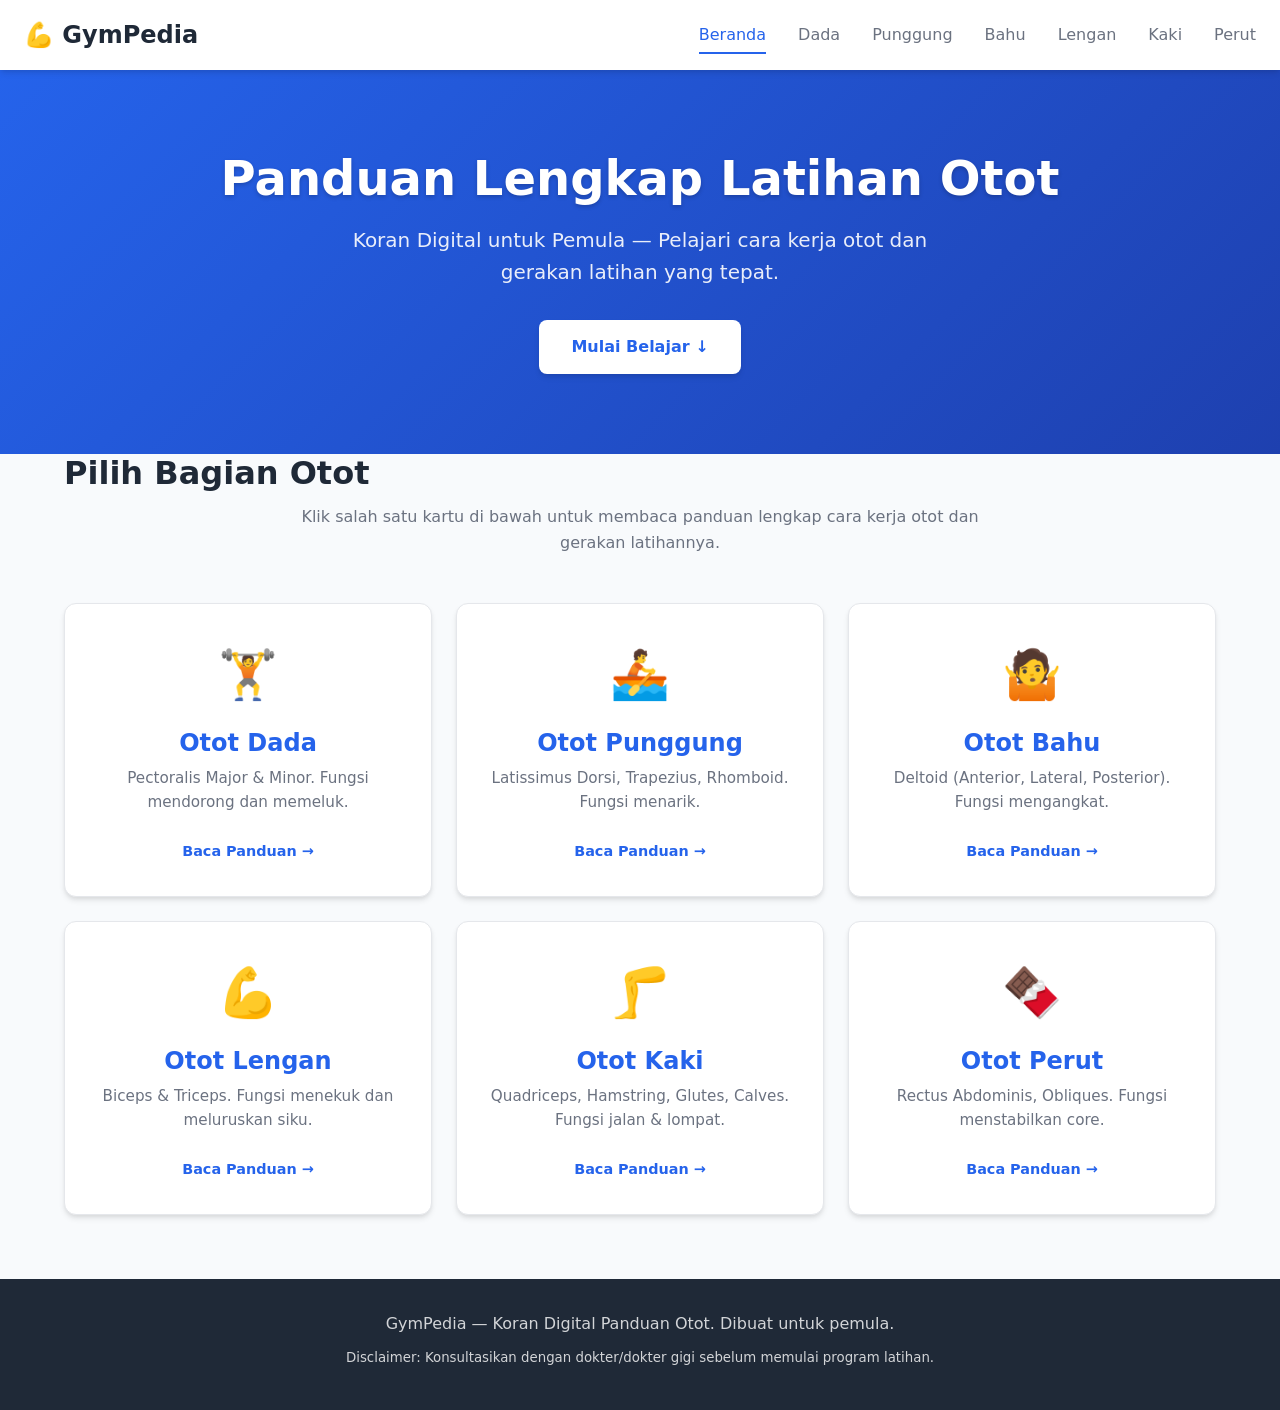
<file: index.html>
<!DOCTYPE html>
<!-- 
  PENJELASAN: 
  Baris di atas ini namanya "DOCTYPE". Fungsinya memberitahu browser:
  "Hei, ini adalah dokumen HTML versi 5 (yang terbaru dan paling umum)". 
  Tanpa baris ini, browser bisa bingung cara nampilinnya.
-->

<html lang="id">
<!-- 
  PENJELASAN:
  Tag <html> ini ibarat "kotak paling luar" yang membungkus SEMUA isi web.
  Atribut lang="id" memberitahu browser bahwa bahasa isinya adalah Bahasa Indonesia.
  Semua tag HTML lain HARUS berada di DALAM tag ini.
-->

<head>
  <!-- 
    PENJELASAN:
    Tag <head> ibarat "amplop" atau "surat pengantar". 
    Isinya BUKAN konten yang kelihatan di halaman web, 
    tapi informasi PENTING untuk browser (judul tab, link file CSS, dll).
    User (pengunjung) nggak lihat isi <head> secara langsung.
  -->

  <meta charset="UTF-8">
  <!-- 
    PENJELASAN:
    charset="UTF-8" = memberitahu browser cara membaca huruf.
    UTF-8 mendukung huruf Indonesia (seperti: é, ñ, dan karakter khusus).
    Tanpa ini, huruf "é" di "Café" bisa jadi kotak-kotak aneh.
  -->

  <meta name="viewport" content="width=device-width, initial-scale=1.0">
  <!-- 
    PENJELASAN:
    Ini SANGAT PENTING untuk HP. Fungsinya:
    "Browser, tolong sesuaikan lebar web sama lebar layar HP-nya ya!"
    Tanpa ini, web di HP akan terlihat kecil dan harus di-zoom manual.
    width=device-width = lebar web = lebar layar HP.
    initial-scale=1.0 = zoom awal = normal (tidak diperbesar/diperkecil).
  -->

  <title>Panduan Latihan Otot | Koran Digital</title>
  <!-- 
    PENJELASAN:
    <title> = teks yang muncul di TAB browser dan di bookmark.
    Ini bukan judul yang besar di dalam halaman, tapi judul di TAB.
    Ganti teks di dalamnya sesuka hati.
  -->

  <link rel="stylesheet" href="css/style.css">
  <!-- 
    PENJELASAN:
    <link> = menyambungkan file LAIN ke file HTML ini.
    rel="stylesheet" = jenis file yang disambung adalah "file makeup/style" (CSS).
    href="css/style.css" = LOKASI file CSS-nya. 
    "css/" = masuk folder bernama "css", "style.css" = nama filenya.
    Analogi: ini kayak lu kasih alamat ke tukang cat, "Pak, cat rumah saya pakai warna di file ini ya."
  -->
</head>

<body>
  <!-- 
    PENJELASAN:
    Tag <body> = KOTAK ISI. Semua yang kelihatan di layar pengunjung ADA DI SINI.
    Teks, gambar, tombol, tabel, video, SEMUANYA di dalam <body>.
    Analogi: <head> itu amplop, <body> itu suratnya yang dibaca orang.
  -->

  <!-- ==================== BAGIAN 1: NAVIGASI ATAS ==================== -->
  <nav class="navbar">
    <!-- 
      PENJELASAN:
      <nav> = tag khusus untuk area NAVIGASI (menu, link, tombol pindah halaman).
      class="navbar" = nama julukan (label) yang bisa dipakai di CSS untuk dihias.
      "navbar" singkatan dari "navigation bar" (batang navigasi).
    -->

    <div class="logo">
      <!-- 
        PENJELASAN:
        <div> = "division" (pembagian). Ibarat kotak kosong yang bisa diisi apa saja.
        Ini adalah kotak untuk menampung logo/judul web.
        class="logo" = label supaya CSS bisa tahu "kotak ini isinya logo".
      -->
      💪 <span>GymPedia</span>
      <!-- 
        PENJELASAN:
        💪 = emoji otot. Bisa langsung ditulis di HTML, nggak perlu gambar.
        <span> = kotak kecil (inline) untuk membungkus sebagian teks saja.
        Bedanya <div> (kotak besar, turun baris baru) vs <span> (kotak kecil, tetap di baris yang sama).
      -->
    </div>

    <button class="menu-toggle" id="menuBtn">☰ Menu</button>
    <!-- 
      PENJELASAN:
      <button> = tombol yang bisa diklik.
      id="menuBtn" = ID unik (KTP). 1 halaman cuma boleh ada 1 ID dengan nama sama.
      ID dipakai JavaScript untuk menangkap tombol ini ("Hei JS, tombol yang ID-nya menuBtn itu lho!").
      ☰ = simbol 3 garis (hamburger menu), biasa untuk tampilan HP.
    -->

    <ul class="nav-links" id="navLinks">
      <!-- 
        PENJELASAN:
        <ul> = "Unordered List" (daftar tanpa nomor/urutan). Ibarat daftar belanjaan.
        <li> di dalamnya = tiap item daftar.
        class="nav-links" = label CSS.
        id="navLinks" = ID untuk JavaScript (nanti tombol Menu akan nyembunyiin/tampilin ini).
      -->
      <li><a href="index.html" class="active">Beranda</a></li>
      <!-- 
        PENJELASAN:
        <li> = "List Item" (satu barang dalam daftar).
        <a> = "anchor" (jangkar). Fungsinya: MEMBUAT LINK/TAUTAN.
        href="index.html" = tujuan link. Kalau diklik, browser buka file "index.html".
        class="active" = class khusus untuk menandai "halaman ini yang sedang dibuka".
        Di CSS nanti, link yang "active" bisa diwarnai beda (misal: biru tua).
      -->
      <li><a href="dada.html">Dada</a></li>
      <li><a href="punggung.html">Punggung</a></li>
      <li><a href="bahu.html">Bahu</a></li>
      <li><a href="lengan.html">Lengan</a></li>
      <li><a href="kaki.html">Kaki</a></li>
      <li><a href="perut.html">Perut</a></li>
    </ul>
  </nav>

  <!-- ==================== BAGIAN 2: HERO / COVER ==================== -->
  <header class="hero">
    <!-- 
      PENJELASAN:
      <header> = tag untuk bagian KEPALA/KESAN PERTAMA halaman.
      Biasanya isinya judul besar, slogan, gambar catchy.
      Bedanya <header> vs <head>:
      - <head> = amplop (nggak kelihatan).
      - <header> = spanduk besar di depan toko (kelihatan jelas).
      class="hero" = nama julukan untuk CSS (hero = pahlawan/utama).
    -->

    <h1>Panduan Lengkap Latihan Otot</h1>
    <!-- 
      PENJELASAN:
      <h1> = "Heading 1" (Judul Utama). Ini judul PALING PENTING di halaman.
      Aturan: 1 halaman cuma boleh punya 1 <h1>.
      H1 juga dibaca Google untuk SEO (muncul di pencarian Google).
      Font-nya paling besar dan paling tebal secara default.
    -->

    <p class="subtitle">Koran Digital untuk Pemula &mdash; Pelajari cara kerja otot dan gerakan latihan yang tepat.</p>
    <!-- 
      PENJELASAN:
      <p> = "paragraph" (paragraf/teks biasa).
      class="subtitle" = label CSS untuk teks penjelasan di bawah judul.
      &mdash; = kode HTML untuk membuat garis panjang (—). 
      Kenapa nggak langsung ketik "—"? Karena kadang browser salah baca.
    -->

    <a href="#daftar-otot" class="btn-primary">Mulai Belajar ↓</a>
    <!-- 
      PENJELASAN:
      Ini tombol CTA (Call To Action) pakai tag <a> (link).
      href="#daftar-otot" = link ke bagian dalam HALAMAN YANG SAMA.
      Tanda pagar (#) artinya: "cari elemen dengan id='daftar-otot' di file ini, lalu scroll ke sana".
      class="btn-primary" = class CSS untuk tombol utama (biasanya warna mencolok).
      ↓ = panah bawah (emoji Unicode).
    -->
  </header>

  <!-- ==================== BAGIAN 3: DAFTAR OTOT (KARTU) ==================== -->
  <main class="container" id="daftar-otot">
    <!-- 
      PENJELASAN:
      <main> = tag untuk KONTEN UTAMA halaman. 
      Bedanya <main> vs <body>:
      - <body> = semua yang kelihatan (termasuk menu, footer).
      - <main> = hanya ISI UTAMA (nggak termasuk menu & footer).
      class="container" = class CSS untuk membatasi lebar konten (biar nggak terlalu lebar di monitor besar).
      id="daftar-otot" = ID untuk dituju oleh tombol "Mulai Belajar" di atas (href="#daftar-otot").
    -->

    <h2>Pilih Bagian Otot</h2>
    <!-- 
      PENJELASAN:
      <h2> = "Heading 2" (Sub-judul). Levelnya di bawah <h1>.
      Urutan heading: h1 > h2 > h3 > h4 > h5 > h6.
      Jangan loncat! Kalau pakai h2, sebelumnya harus ada h1. Kalau pakai h3, sebelumnya harus ada h2.
      Ini aturan untuk SEO dan pembaca layar (bagi tunanetra).
    -->

    <p class="section-desc">Klik salah satu kartu di bawah untuk membaca panduan lengkap cara kerja otot dan gerakan latihannya.</p>
    <!-- 
      PENJELASAN:
      class="section-desc" = "section description" (penjelasan bagian).
      Nama class bebas, yang penting konsisten. Di CSS nanti kita hias .section-desc.
    -->

    <div class="grid-otot">
      <!-- 
        PENJELASAN:
        class="grid-otot" = grid (kisi) untuk menampilkan kartu-kartu otot.
        Di CSS nanti, kita akan pakai "display: grid" supaya kartu-kartu rapi berjejer.
      -->

      <!-- KARTU 1: DADA -->
      <a href="dada.html" class="card-otot">
        <!-- 
          PENJELASAN:
          Kartu ini dibungkus <a> (link) JUGA, jadi SELURUH kartu bisa diklik.
          Biasanya link cuma di teks, tapi di HTML5, link bisa membungkus div/card besar.
        -->
        <div class="card-icon">🏋️</div>
        <!-- 
          PENJELASAN:
          class="card-icon" = kotak untuk emoji/icon di atas kartu.
        -->
        <h3>Otot Dada</h3>
        <!-- 
          PENJELASAN:
          <h3> = Heading 3. Levelnya di bawah h2.
          Karena sebelumnya ada h2 "Pilih Bagian Otot", sekarang boleh pakai h3.
        -->
        <p>Pectoralis Major & Minor. Fungsi mendorong dan memeluk.</p>
        <span class="card-link">Baca Panduan →</span>
        <!-- 
          PENJELASAN:
          <span> dengan class "card-link" = teks kecil di bawah kartu yang beri tahu user "ini bisa diklik".
        -->
      </a>

      <!-- KARTU 2: PUNGGUNG -->
      <a href="punggung.html" class="card-otot">
        <div class="card-icon">🚣</div>
        <h3>Otot Punggung</h3>
        <p>Latissimus Dorsi, Trapezius, Rhomboid. Fungsi menarik.</p>
        <span class="card-link">Baca Panduan →</span>
      </a>

      <!-- KARTU 3: BAHU -->
      <a href="bahu.html" class="card-otot">
        <div class="card-icon">🤷</div>
        <h3>Otot Bahu</h3>
        <p>Deltoid (Anterior, Lateral, Posterior). Fungsi mengangkat.</p>
        <span class="card-link">Baca Panduan →</span>
      </a>

      <!-- KARTU 4: LENGAN -->
      <a href="lengan.html" class="card-otot">
        <div class="card-icon">💪</div>
        <h3>Otot Lengan</h3>
        <p>Biceps & Triceps. Fungsi menekuk dan meluruskan siku.</p>
        <span class="card-link">Baca Panduan →</span>
      </a>

      <!-- KARTU 5: KAKI -->
      <a href="kaki.html" class="card-otot">
        <div class="card-icon">🦵</div>
        <h3>Otot Kaki</h3>
        <p>Quadriceps, Hamstring, Glutes, Calves. Fungsi jalan & lompat.</p>
        <span class="card-link">Baca Panduan →</span>
      </a>

      <!-- KARTU 6: PERUT -->
      <a href="perut.html" class="card-otot">
        <div class="card-icon">🍫</div>
        <h3>Otot Perut</h3>
        <p>Rectus Abdominis, Obliques. Fungsi menstabilkan core.</p>
        <span class="card-link">Baca Panduan →</span>
      </a>
    </div>
  </main>

  <!-- ==================== BAGIAN 4: FOOTER ==================== -->
  <footer class="footer">
    <!-- 
      PENJELASAN:
      <footer> = tag untuk bagian KAKI halaman.
      Isinya biasanya: copyright, disclaimer, link sosmed, dll.
      Biasanya tampilannya lebih kecil, warna lebih gelap.
    -->
    <p> GymPedia &mdash; Koran Digital Panduan Otot. Dibuat untuk pemula.</p>
    <p><small>Disclaimer: Konsultasikan dengan dokter/dokter gigi sebelum memulai program latihan.</small></p>
    <!-- 
      PENJELASAN:
      <small> = tag untuk teks KECIL (fine print).
      Biasanya dipakai untuk disclaimer, catatan kaki, syarat & ketentuan.
      Secara default, font-nya lebih kecil dari <p> biasa.
    -->
  </footer>

  <!-- ==================== BAGIAN 5: JAVASCRIPT ==================== -->
  <script src="js/script.js"></script>
  <!-- 
    PENJELASAN:
    <script> = tag untuk menyambungkan file JAVASCRIPT.
    src="js/script.js" = lokasi file JS (masuk folder "js", file "script.js").
    Letaknya di PALING BAWAH sebelum </body> supaya:
    1. HTML dan CSS sudah ke-load dulu (tampilan sudah muncul).
    2. JavaScript baru jalan terakhir (ngatur interaksi).
    Analogi: bangun rumah dulu, baru pasang saklar listrik.
  -->
</body>
</html>
</file>
<file: css/style.css>
/* ============================================================
   PENJELASAN PENTING TENTANG CSS:

   CSS = Cascading Style Sheets (Lembar Gaya Berjenjang).
   Fungsinya: MENGHIAS tampilan HTML. Warna, ukuran, posisi, jarak, animasi.

   CARA BACA FILE INI:
   - Tiap blok diawali dengan SELECTOR (nama target yang mau dihias).
   - Di dalam kurung kurawal { } adalah DEKLARASI (perintah hiasannya).
   - Format: property: value; (properti: nilai;)

   CONTOH:
   body {
     background-color: white;  ← properti: nilai
   }

   "body" adalah SELECTOR (target: tag <body> di HTML).
   "background-color" adalah PROPERTI (apa yang mau diubah).
   "white" adalah NILAI (warnanya putih).
   Titik koma (;) WAJIB di akhir tiap deklarasi!
   ============================================================ */


/* ============================================================
   BAGIAN 1: RESET DASAR (CSS RESET)
   ============================================================ */

/* 
  PENJELASAN SELECTOR "*":
  Tanda bintang (*) artinya "SEMUA ELEMEN" di HTML.
  Ini dipakai untuk menghapus pengaturan default browser yang berbeda-beda.
  Setiap browser (Chrome, Firefox, Safari) punya pengaturan default sendiri.
  Reset ini membuat semua browser tampil SERAGAM.
*/
*,
*::before,
*::after {
  /* 
    PENJELASAN box-sizing:
    "border-box" artinya: lebar/tinggi elemen SUDAH TERMASUK padding dan border.
    Tanpa ini, kalau lu kasih lebar 300px + padding 20px, total jadi 340px.
    Dengan border-box, lebar 300px sudah termasuk padding 20px. Lebih mudah diatur!
  */
  box-sizing: border-box;

  /* 
    PENJELASAN margin & padding:
    margin = jarak LUAR elemen (antara elemen dengan elemen lain).
    padding = jarak DALAM elemen (antara tepi elemen dengan isinya).
    Di-reset ke 0 supaya kita mulai dari kertas kosong.
  */
  margin: 0;
  padding: 0;
}


/* ============================================================
   BAGIAN 2: VARIABEL WARNA (CUSTOM PROPERTIES)
   ============================================================ */

/* 
  PENJELASAN :root:
  :root = selektor khusus untuk elemen paling atas (tag <html>).
  Di dalamnya kita bikin VARIABEL (custom properties) yang bisa dipakai berulang kali.
  Manfaatnya: kalau mau ganti warna, cukub ganti di 1 tempat ini, semua ikut berubah.
  Variabel CSS ditulis dengan awalan -- (dua tanda strip).
*/
:root {
  /* WARNA UTAMA */
  --warna-utama: #2563eb;        /* Biru elektrik. Dipakai untuk tombol, link aktif, judul. */
  --warna-utama-gelap: #1d4ed8;  /* Versi lebih gelap dari biru utama. Untuk hover/tombol ditekan. */
  --warna-utama-terang: #dbeafe; /* Versi sangat terang. Untuk background tipis. */

  /* WARNA TEKS */
  --teks-utama: #1f2937;         /* Abu-abu sangat gelap (hampir hitam). Untuk teks biasa. */
  --teks-pudar: #6b7280;         /* Abu-abu medium. Untuk teks sekunder (subtitle, keterangan). */
  --teks-terang: #ffffff;        /* Putih. Untuk teks di background gelap. */

  /* WARNA BACKGROUND */
  --bg-body: #f8fafc;            /* Abu-abu sangat tipis. Background halaman. */
  --bg-kartu: #ffffff;           /* Putih. Background kartu/kotak. */
  --bg-navbar: #ffffff;            /* Putih. Background navigasi atas. */
  --bg-footer: #1f2937;            /* Abu gelap. Background footer. */

  /* WARNA BADGE (LABEL LEVEL) */
  --badge-pemula: #22c55e;       /* Hijau. Untuk level pemula. */
  --badge-pemula-bg: #dcfce7;      /* Hijau sangat tipis. Background badge pemula. */
  --badge-menengah: #f59e0b;      /* Oranye. Untuk level menengah. */
  --badge-menengah-bg: #fef3c7;    /* Oranye sangat tipis. Background badge menengah. */
  --badge-lanjut: #ef4444;         /* Merah. Untuk level lanjut. */
  --badge-lanjut-bg: #fee2e2;      /* Merah sangat tipis. Background badge lanjut. */

  /* WARNA LAINNYA */
  --warna-garis: #e5e7eb;         /* Abu tipis. Untuk garis pembatas (border). */
  --warna-bahaya: #dc2626;         /* Merah tua. Untuk peringatan/kesalahan. */
  --warna-tips: #0ea5e9;           /* Biru muda. Untuk kotak tips. */
  --warna-tips-bg: #e0f2fe;        /* Biru sangat tipis. Background kotak tips. */

  /* UKURAN & JARAK */
  --radius: 12px;                  /* Radius sudut (rounded corner). Semua sudut kartu dibulatkan 12px. */
  --radius-kecil: 8px;             /* Radius kecil untuk tombol, badge, input. */
  --bayangan: 0 4px 6px -1px rgba(0, 0, 0, 0.1), 0 2px 4px -1px rgba(0, 0, 0, 0.06);
  /* 
    PENJELASAN bayangan:
    Bayangan CSS ditulis: horizontal vertical blur spread color.
    Di atas ada 2 bayangan yang ditumpuk (dipisah koma).
    Ini membuat efek bayangan halus di bawah kartu (modern, elegan).
  */
  --bayangan-besar: 0 20px 25px -5px rgba(0, 0, 0, 0.1), 0 10px 10px -5px rgba(0, 0, 0, 0.04);

  /* TRANSISI (ANIMASI HALUS) */
  --transisi: all 0.3s ease;
  /* 
    PENJELASAN transisi:
    "all" = semua properti yang berubah akan dianimasikan.
    "0.3s" = durasi animasi 0.3 detik (300 milidetik).
    "ease" = jenis animasi (mulai pelan, cepat di tengah, pelan di akhir).
    Contoh: tombol berubah warna nggak langsung "jedug", tapi perlahan 0.3 detik.
  */
}


/* ============================================================
   BAGIAN 3: TIPOGRAFI (FONT & TEKS)
   ============================================================ */

/* 
  PENJELASAN body:
  Selector "body" = menghias tag <body> di HTML.
  Ini adalah fondasi tampilan: font, ukuran, warna dasar, jarak antar baris.
*/
body {
  /* 
    font-family = jenis huruf.
    Kita kasih 3 pilihan: system-ui (font bawaan sistem), -apple-system (font bawaan Mac/iPhone), 
    'Segoe UI' (font Windows), 'Roboto' (font Android), sans-serif (fallback terakhir: font tanpa kaki).
    Browser akan mencoba font dari kiri ke kanan. Kalau nggak ada, pakai yang paling kanan.
  */
  font-family: system-ui, -apple-system, 'Segoe UI', Roboto, 'Helvetica Neue', Arial, sans-serif;

  /* 
    font-size = ukuran huruf dasar.
    1rem = 16px (default browser). 
    Kita pakai rem (bukan px) supaya kalau user zoom browser, ukuran ikut membesar.
    rem = relative to root (elemen <html>).
  */
  font-size: 1rem;

  /* line-height = tinggi baris. 1.6 artinya 1.6x ukuran font.
     Jadi kalau font 16px, tinggi baris = 25.6px.
     Ini membuat teks nggak terlalu rapat dan mudah dibaca.
  */
  line-height: 1.6;

  /* Warna teks dan background diambil dari variabel yang kita buat di :root */
  color: var(--teks-utama);
  background-color: var(--bg-body);
}

/* 
  Heading (h1, h2, h3, h4, h5, h6):
  Kita kasih line-height lebih kecil (1.2) karena heading biasanya pendek.
  Juga kasih margin bawah supaya ada jarak dengan teks di bawahnya.
*/
h1, h2, h3, h4, h5, h6 {
  line-height: 1.2;
  font-weight: 700; /* 700 = tebal (bold). 400 = normal. */
  margin-bottom: 0.75rem;
}

/* Ukuran masing-masing heading */
h1 { font-size: 2.5rem; }   /* 40px. Paling besar. Hanya untuk judul utama. */
h2 { font-size: 2rem; }     /* 32px. Untuk judul bagian (section). */
h3 { font-size: 1.5rem; }   /* 24px. Untuk sub-judul (nama gerakan, dll). */
h4 { font-size: 1.25rem; }  /* 20px. Untuk judul kecil dalam kartu. */

/* 
  Paragraf:
  margin-bottom memberi jarak antar paragraf.
  Kalau nggak ada ini, paragraf akan menempel satu sama lain.
*/
p {
  margin-bottom: 1rem;
}

/* 
  Link (a):
  color: inherit = "pakai warna yang sama dengan elemen induknya".
  text-decoration: none = hapus garis bawah default pada link.
  transition = animasi halus saat berubah warna.
*/
a {
  color: var(--warna-utama);
  text-decoration: none;
  transition: var(--transisi);
}

/* 
  Link saat di-hover (mouse diarahkan ke atasnya):
  text-decoration: underline = kasih garis bawah.
  color: var(--warna-utama-gelap) = ganti jadi warna lebih gelap.
*/
a:hover {
  text-decoration: underline;
  color: var(--warna-utama-gelap);
}

/* 
  Gambar (img):
  max-width: 100% = gambar NGGAK BOLEH lebih lebar dari kotak induknya.
  height: auto = tinggi menyesuaikan proporsi asli (nggak gepeng).
  display: block = hapus celah kecil di bawah gambar (bug default browser).
*/
img {
  max-width: 100%;
  height: auto;
  display: block;
}


/* ============================================================
   BAGIAN 4: KONTAINER (PEMBATAS LEBAR)
   ============================================================ */

/* 
  .container = class untuk membatasi lebar konten.
  max-width: 1200px = lebar MAKSIMAL 1200px. Kalau layar lebih lebar, tetap 1200px.
  margin: 0 auto = jarak atas-bawah 0, kiri-kanan otomatis (auto).
    "auto" di kiri-kanan artinya: browser akan membagi sisa ruang sama rata.
    Hasilnya: konten di TENGAH layar!
  padding: 0 1.5rem = jarak dalam kiri-kanan 1.5rem (24px). Supaya di HP nggak menempel tepi.
*/
.container {
  max-width: 1200px;
  margin: 0 auto;
  padding: 0 1.5rem;
}


/* ============================================================
   BAGIAN 5: NAVIGASI ATAS (NAVBAR)
   ============================================================ */

/* 
  .navbar = navigasi bar.
  display: flex = aktifkan Flexbox (sistem layout modern).
    Flexbox membuat elemen di dalamnya bisa disejajarkan horizontal dengan MUDAH.
  justify-content: space-between = elemen pertama di kiri, elemen terakhir di kanan, sisanya di tengah.
  align-items: center = elemen disejajarkan VERTIKAL di tengah (nggak ada yang naik/turun).
  padding: 1rem 1.5rem = jarak dalam atas-bawah 1rem, kiri-kanan 1.5rem.
  background-color: putih.
  box-shadow: kasih bayangan halus di bawah navbar.
  position: sticky = navbar "menempel" di atas saat di-scroll.
  top: 0 = menempel di posisi paling atas.
  z-index: 100 = "lapisan" 100. Navbar di atas elemen lain (biasanya z-index default = 0 atau auto).
*/
.navbar {
  display: flex;
  justify-content: space-between;
  align-items: center;
  padding: 1rem 1.5rem;
  background-color: var(--bg-navbar);
  box-shadow: var(--bayangan);
  position: sticky;
  top: 0;
  z-index: 100;
}

/* 
  .logo = kotak judul/logo di kiri navbar.
  font-size: 1.5rem = 24px.
  font-weight: 700 = tebal.
  color: var(--warna-utama) = biru.
*/
.logo {
  font-size: 1.5rem;
  font-weight: 700;
  color: var(--warna-utama);
}

/* 
  .logo span = teks di dalam logo ("GymPedia").
  color: var(--teks-utama) = abu gelap (bukan biru, biar kontras).
*/
.logo span {
  color: var(--teks-utama);
}

/* 
  .menu-toggle = tombol "☰ Menu" untuk HP.
  display: none = SEMBUNYIKAN tombol ini di layar besar (desktop).
  Kita cuma tampilkan di HP (nanti di media query).
  ...properti lainnya untuk styling tombol.
*/
.menu-toggle {
  display: none;
  background: none;
  border: 1px solid var(--warna-garis);
  padding: 0.5rem 1rem;
  border-radius: var(--radius-kecil);
  cursor: pointer; /* cursor berubah jadi tangan saat di-hover */
  font-size: 1rem;
  color: var(--teks-utama);
}

/* 
  .nav-links = daftar link menu (ul).
  display: flex = tampilkan horizontal (sejajar).
  list-style: none = hapus bullet point (titik-titik) default dari <ul>.
  gap: 2rem = jarak antar item menu 2rem (32px).
*/
.nav-links {
  display: flex;
  list-style: none;
  gap: 2rem;
}

/* 
  .nav-links a = link di dalam menu.
  color: var(--teks-pudar) = warna abu-abu (nggak aktif).
  font-weight: 500 = sedikit tebal (medium).
  padding: 0.5rem 0 = jarak dalam atas-bawah (untuk area klik lebih besar).
*/
.nav-links a {
  color: var(--teks-pudar);
  font-weight: 500;
  padding: 0.5rem 0;
  text-decoration: none;
}

/* 
  .nav-links a:hover = link menu saat di-hover.
  color: var(--warna-utama) = berubah jadi biru.
*/
.nav-links a:hover {
  color: var(--warna-utama);
  text-decoration: none;
}

/* 
  .nav-links a.active = link yang sedang aktif (halaman yang dibuka).
  color: var(--warna-utama) = biru.
  border-bottom: 2px solid var(--warna-utama) = garis bawah biru (indikator aktif).
*/
.nav-links a.active {
  color: var(--warna-utama);
  border-bottom: 2px solid var(--warna-utama);
}


/* ============================================================
   BAGIAN 6: HERO (HEADER BESAR HALAMAN DEPAN)
   ============================================================ */

/* 
  .hero = header besar di index.html.
  text-align: center = teks di tengah.
  padding: 5rem 1.5rem = jarak dalam atas-bawah BESAR (80px), kiri-kanan 24px.
  background: gradient = latar belakang GRADASI (perpaduan 2 warna).
    linear-gradient(135deg, ...) = arah gradasi 135 derajat (dari kiri bawah ke kanan atas).
    var(--warna-utama) = warna biru.
    #1e40af = biru lebih gelap.
  color: white = teks putih (kontras dengan background gelap).
*/
.hero {
  text-align: center;
  padding: 5rem 1.5rem;
  background: linear-gradient(135deg, var(--warna-utama) 0%, #1e40af 100%);
  color: var(--teks-terang);
}

/* 
  .hero h1 = judul di dalam hero.
  font-size: 3rem = 48px (lebih besar dari h1 biasa).
  margin-bottom: 1rem = jarak bawah 16px.
  text-shadow = bayangan halus pada teks (supaya lebih terbaca di background gradasi).
*/
.hero h1 {
  font-size: 3rem;
  margin-bottom: 1rem;
  text-shadow: 0 2px 4px rgba(0, 0, 0, 0.2);
}

/* 
  .subtitle = teks penjelasan di bawah judul hero.
  font-size: 1.25rem = 20px.
  opacity: 0.9 = sedikit transparan (90% terlihat, 10% tembus pandang).
    Ini membuat teks terlihat lebih "halus" dan nggak terlalu "nyerempet" judul.
  max-width: 600px = batasi lebar maksimal supaya baris nggak terlalu panjang.
  margin: 0 auto 2rem auto = tengah horizontal, jarak bawah 2rem.
*/
.hero .subtitle {
  font-size: 1.25rem;
  opacity: 0.9;
  max-width: 600px;
  margin: 0 auto 2rem auto;
}


/* ============================================================
   BAGIAN 7: TOMBOL (BUTTON)
   ============================================================ */

/* 
  .btn-primary = tombol utama (CTA - Call To Action).
  display: inline-block = elemen sebaris (inline) tapi bisa diatur ukuran & jarak (seperti block).
  background-color: white = latar belakang putih.
  color: var(--warna-utama) = teks biru.
  padding: 0.875rem 2rem = jarak dalam (atas-bawah 14px, kiri-kanan 32px).
  border-radius: var(--radius-kecil) = sudut membulat 8px.
  font-weight: 600 = semi-bold (agak tebal).
  text-decoration: none = hapus garis bawah (karena ini tag <a>).
  box-shadow = bayangan halus.
  transition = animasi halus saat hover.
*/
.btn-primary {
  display: inline-block;
  background-color: var(--teks-terang);
  color: var(--warna-utama);
  padding: 0.875rem 2rem;
  border-radius: var(--radius-kecil);
  font-weight: 600;
  text-decoration: none;
  box-shadow: var(--bayangan);
  transition: var(--transisi);
}

/* 
  .btn-primary:hover = tombol saat mouse diarahkan ke atasnya.
  transform: translateY(-2px) = geser ke ATAS 2 pixel (efek "mengambang").
  box-shadow: bayangan lebih besar (efek lebih terangkat).
  text-decoration: none = tetap nggak ada garis bawah.
*/
.btn-primary:hover {
  transform: translateY(-2px);
  box-shadow: var(--bayangan-besar);
  text-decoration: none;
  color: var(--warna-utama-gelap);
}


/* ============================================================
   BAGIAN 8: GRID OTOT (KARTU DI HALAMAN DEPAN)
   ============================================================ */

/* 
  .section-desc = deskripsi di bawah judul section.
  color: var(--teks-pudar) = abu-abu.
  text-align: center = di tengah.
  max-width: 700px = batasi lebar supaya mudah dibaca.
  margin: 0 auto 3rem auto = tengah, jarak bawah 3rem.
*/
.section-desc {
  color: var(--teks-pudar);
  text-align: center;
  max-width: 700px;
  margin: 0 auto 3rem auto;
}

/* 
  .grid-otot = grid (kisi) untuk kartu-kartu otot.
  display: grid = aktifkan CSS Grid (sistem layout 2D: baris & kolom).
  grid-template-columns: repeat(auto-fit, minmax(300px, 1fr));
    - repeat = ulang.
    - auto-fit = otomatis sesuaikan jumlah kolom dengan lebar layar.
    - minmax(300px, 1fr) = tiap kolom minimal 300px, maksimal 1fr (sisa ruang).
    Hasilnya: di layar lebar = 3 kolom, di layar sedang = 2 kolom, di HP = 1 kolom.
  gap: 1.5rem = jarak antar kartu 24px.
  margin-top: 3rem = jarak atas 48px (dari judul).
*/
.grid-otot {
  display: grid;
  grid-template-columns: repeat(auto-fit, minmax(300px, 1fr));
  gap: 1.5rem;
  margin-top: 3rem;
  margin-bottom: 3rem;
}

/* 
  .card-otot = kartu otot individual.
  background-color: white.
  padding: 2rem = jarak dalam 32px.
  border-radius: var(--radius) = sudut membulat 12px.
  text-align: center = teks & icon di tengah.
  text-decoration: none = hapus garis bawah (karena ini tag <a>).
  color: var(--teks-utama) = teks abu gelap.
  box-shadow = bayangan halus.
  transition = animasi halus.
  border: 1px solid var(--warna-garis) = garis tipis abu-abu di tepi.
*/
.card-otot {
  background-color: var(--bg-kartu);
  padding: 2rem;
  border-radius: var(--radius);
  text-align: center;
  text-decoration: none;
  color: var(--teks-utama);
  box-shadow: var(--bayangan);
  transition: var(--transisi);
  border: 1px solid var(--warna-garis);
  display: block; /* supaya seluruh kartu bisa diklik */
}

/* 
  .card-otot:hover = kartu saat di-hover.
  transform: translateY(-5px) = naik 5px (efek melayang).
  box-shadow: bayangan lebih besar.
  border-color: var(--warna-utama) = garis tepi berubah jadi biru.
*/
.card-otot:hover {
  transform: translateY(-5px);
  box-shadow: var(--bayangan-besar);
  border-color: var(--warna-utama);
  text-decoration: none;
  color: var(--teks-utama);
}

/* 
  .card-icon = emoji/icon di atas kartu.
  font-size: 3rem = 48px (besar).
  margin-bottom: 1rem = jarak bawah 16px.
*/
.card-icon {
  font-size: 3rem;
  margin-bottom: 1rem;
}

/* 
  .card-otot h3 = judul di dalam kartu.
  color: var(--warna-utama) = biru.
  margin-bottom: 0.5rem = jarak bawah 8px.
*/
.card-otot h3 {
  color: var(--warna-utama);
  margin-bottom: 0.5rem;
}

/* 
  .card-otot p = teks deskripsi di kartu.
  color: var(--teks-pudar) = abu-abu.
  font-size: 0.95rem = sedikit lebih kecil dari normal.
  margin-bottom: 1.5rem = jarak bawah 24px.
*/
.card-otot p {
  color: var(--teks-pudar);
  font-size: 0.95rem;
  margin-bottom: 1.5rem;
}

/* 
  .card-link = teks "Baca Panduan →" di bawah kartu.
  color: var(--warna-utama) = biru.
  font-weight: 600 = semi-bold.
  font-size: 0.9rem = sedikit kecil.
*/
.card-link {
  color: var(--warna-utama);
  font-weight: 600;
  font-size: 0.9rem;
}


/* ============================================================
   BAGIAN 9: FOOTER
   ============================================================ */

/* 
  .footer = bagian kaki halaman.
  background-color: var(--bg-footer) = abu gelap.
  color: var(--teks-terang) = putih.
  text-align: center = teks di tengah.
  padding: 2rem 1.5rem = jarak dalam.
  margin-top: 4rem = jarak atas 64px (dari konten terakhir).
*/
.footer {
  background-color: var(--bg-footer);
  color: var(--teks-terang);
  text-align: center;
  padding: 2rem 1.5rem;
  margin-top: 4rem;
}

/* 
  .footer p = paragraf di footer.
  margin-bottom: 0.5rem = jarak bawah kecil.
  opacity: 0.8 = sedikit transparan (lembut).
*/
.footer p {
  margin-bottom: 0.5rem;
  opacity: 0.8;
}

/* 
  .footer a = link di footer.
  color: var(--warna-utama-terang) = biru sangat terang (supaya kelihatan di background gelap).
*/
.footer a {
  color: var(--warna-utama-terang);
}


/* ============================================================
   BAGIAN 10: HALAMAN DETAIL OTOT (dada.html, dll)
   ============================================================ */

/* 
  .page-header = header untuk halaman detail otot.
  background-color: var(--warna-utama-terang) = biru sangat tipis.
  padding: 3rem 1.5rem = jarak dalam atas-bawah 48px.
  text-align: center = tengah.
  border-bottom: 1px solid var(--warna-garis) = garis pembatas bawah.
*/
.page-header {
  background-color: var(--warna-utama-terang);
  padding: 3rem 1.5rem;
  text-align: center;
  border-bottom: 1px solid var(--warna-garis);
}

/* 
  .page-header h1 = judul di page-header.
  color: var(--warna-utama-gelap) = biru gelap.
  margin-bottom: 0.5rem = jarak bawah kecil.
*/
.page-header h1 {
  color: var(--warna-utama-gelap);
  margin-bottom: 0.5rem;
}

/* 
  .latin = nama latin otot (di dalam h1).
  font-weight: 400 = normal (nggak tebal).
  font-style: italic = miring.
  color: var(--teks-pudar) = abu-abu.
  font-size: 1.5rem = lebih kecil dari judul utama.
*/
.latin {
  font-weight: 400;
  font-style: italic;
  color: var(--teks-pudar);
  font-size: 1.5rem;
}

/* 
  .breadcrumb = jejak navigasi (Beranda > Dada).
  font-size: 0.9rem = sedikit kecil.
  color: var(--teks-pudar) = abu-abu.
  margin-top: 1rem = jarak atas 16px.
*/
.breadcrumb {
  font-size: 0.9rem;
  color: var(--teks-pudar);
  margin-top: 1rem;
}

/* 
  .breadcrumb a = link di breadcrumb.
  color: var(--warna-utama) = biru.
*/
.breadcrumb a {
  color: var(--warna-utama);
}

/* 
  .breadcrumb span = teks halaman aktif di breadcrumb (tanpa link).
  color: var(--teks-utama) = abu gelap (lebih gelap dari link, menandakan "di sini").
  font-weight: 500 = sedikit tebal.
*/
.breadcrumb span {
  color: var(--teks-utama);
  font-weight: 500;
}


/* ============================================================
   BAGIAN 11: SECTION CARA KERJA OTOT
   ============================================================ */

/* 
  section = jarak antar section/bagian.
  padding: 3rem 0 = jarak dalam atas-bawah 48px, kiri-kanan 0 (karena sudah diatur .container).
  border-bottom: 1px solid var(--warna-garis) = garis pembatas antar section.
*/
section {
  padding: 3rem 0;
  border-bottom: 1px solid var(--warna-garis);
}

/* Section terakhir nggak perlu garis bawah */
section:last-of-type {
  border-bottom: none;
}

/* 
  .anatomi-box = kotak penjelasan anatomi.
  background-color: var(--bg-kartu) = putih.
  padding: 2rem = jarak dalam 32px.
  border-radius: var(--radius) = sudut membulat.
  margin-bottom: 2rem = jarak bawah 32px.
  border-left: 4px solid var(--warna-utama) = garis biru di kiri (visual cue).
*/
.anatomi-box {
  background-color: var(--bg-kartu);
  padding: 2rem;
  border-radius: var(--radius);
  margin-bottom: 2rem;
  border-left: 4px solid var(--warna-utama);
  box-shadow: var(--bayangan);
}

/* 
  .anatomi-box h3 = sub-judul di dalam kotak anatomi.
  color: var(--warna-utama-gelap) = biru gelap.
  margin-top: 1.5rem = jarak atas 24px (supaya nggak nempel ke elemen sebelumnya).
  margin-bottom: 1rem = jarak bawah 16px.
*/
.anatomi-box h3 {
  color: var(--warna-utama-gelap);
  margin-top: 1.5rem;
  margin-bottom: 1rem;
}

/* 
  .anatomi-box h3:first-child = h3 PERTAMA di dalam anatomi-box.
  margin-top: 0 = hapus jarak atas (karena sudah ada padding dari kotak).
*/
.anatomi-box h3:first-child {
  margin-top: 0;
}

/* 
  .anatomi-box ul, ol = list di dalam kotak anatomi.
  padding-left: 1.5rem = indentasi (geser ke kanan) 24px.
  margin-bottom: 1rem = jarak bawah.
*/
.anatomi-box ul,
.anatomi-box ol {
  padding-left: 1.5rem;
  margin-bottom: 1rem;
}

/* 
  .anatomi-box li = tiap item list.
  margin-bottom: 0.5rem = jarak bawah antar item 8px.
*/
.anatomi-box li {
  margin-bottom: 0.5rem;
}

/* 
  .anatomi-gambar = figure untuk gambar anatomi.
  text-align: center = gambar & caption di tengah.
  margin: 2rem auto = tengah horizontal, jarak atas-bawah 32px.
  max-width: 500px = batasi lebar gambar supaya nggak terlalu besar.
*/
.anatomi-gambar {
  text-align: center;
  margin: 2rem auto;
  max-width: 500px;
}

/* 
  .anatomi-gambar img = gambar di dalam figure.
  border-radius: var(--radius) = sudut membulat.
  box-shadow = bayangan halus.
  margin: 0 auto = tengah horizontal.
*/
.anatomi-gambar img {
  border-radius: var(--radius);
  box-shadow: var(--bayangan);
  margin: 0 auto;
}

/* 
  figcaption = keterangan gambar.
  font-size: 0.85rem = sedikit kecil.
  color: var(--teks-pudar) = abu-abu.
  margin-top: 0.75rem = jarak atas 12px.
  font-style: italic = miring.
*/
figcaption {
  font-size: 0.85rem;
  color: var(--teks-pudar);
  margin-top: 0.75rem;
  font-style: italic;
}


/* ============================================================
   BAGIAN 12: TABEL GERAKAN
   ============================================================ */

/* 
  .table-wrapper = pembungkus tabel.
  overflow-x: auto = kalau tabel terlalu lebar, wrapper ini bisa di-scroll horizontal.
  border-radius: var(--radius) = sudut membulat.
  box-shadow = bayangan halus.
  margin-top: 1.5rem = jarak atas 24px.
*/
.table-wrapper {
  overflow-x: auto;
  border-radius: var(--radius);
  box-shadow: var(--bayangan);
  margin-top: 1.5rem;
}

/* 
  .tabel-gerakan = tabel itu sendiri.
  width: 100% = lebar penuh (mengisi wrapper).
  border-collapse: collapse = hapus jarak antar sel (border menyatu).
    Kalau pakai "separate", antar sel ada celah kecil.
  background-color: var(--bg-kartu) = putih.
*/
.tabel-gerakan {
  width: 100%;
  border-collapse: collapse;
  background-color: var(--bg-kartu);
}

/* 
  .tabel-gerakan thead = kepala tabel (baris judul kolom).
  background-color: var(--warna-utama) = biru.
  color: white = teks putih.
*/
.tabel-gerakan thead {
  background-color: var(--warna-utama);
  color: var(--teks-terang);
}

/* 
  .tabel-gerakan th = sel judul kolom.
  padding: 1rem = jarak dalam 16px.
  text-align: left = teks rata kiri.
  font-weight: 600 = semi-bold.
  text-transform: uppercase = huruf KAPITAL SEMUA.
  font-size: 0.85rem = sedikit kecil.
  letter-spacing: 0.05em = jarak antar huruf sedikit lebar (lebih elegan).
*/
.tabel-gerakan th {
  padding: 1rem;
  text-align: left;
  font-weight: 600;
  text-transform: uppercase;
  font-size: 0.85rem;
  letter-spacing: 0.05em;
}

/* 
  .tabel-gerakan td = sel data biasa.
  padding: 1rem = jarak dalam 16px.
  border-bottom: 1px solid var(--warna-garis) = garis bawah tipis antar baris.
*/
.tabel-gerakan td {
  padding: 1rem;
  border-bottom: 1px solid var(--warna-garis);
}

/* 
  .tabel-gerakan tbody tr:hover = baris tabel saat di-hover.
  background-color: var(--warna-utama-terang) = biru sangat tipis.
  transition = animasi halus.
  cursor: pointer = cursor berubah jadi tangan (meskipun baris nggak diklik, tapi link di dalamnya bisa).
*/
.tabel-gerakan tbody tr:hover {
  background-color: var(--warna-utama-terang);
  transition: var(--transisi);
  cursor: pointer;
}

/* 
  .tabel-gerakan a = link di dalam tabel (nama gerakan).
  font-weight: 500 = medium.
  color: var(--warna-utama) = biru.
*/
.tabel-gerakan a {
  font-weight: 500;
  color: var(--warna-utama);
}


/* ============================================================
   BAGIAN 13: BADGE (LABEL LEVEL)
   ============================================================ */

/* 
  .badge = dasar label kecil.
  display: inline-block = sebaris tapi bisa diatur ukurannya.
  padding: 0.25rem 0.75rem = jarak dalam kecil (atas-bawah 4px, kiri-kanan 12px).
  border-radius: 9999px = sudut sangat membulat (bentuk pil/obat).
  font-size: 0.75rem = 12px (kecil).
  font-weight: 600 = semi-bold.
  text-transform: uppercase = huruf kapital semua.
  letter-spacing: 0.05em = jarak huruf lebar.
*/
.badge {
  display: inline-block;
  padding: 0.25rem 0.75rem;
  border-radius: 9999px;
  font-size: 0.75rem;
  font-weight: 600;
  text-transform: uppercase;
  letter-spacing: 0.05em;
}

/* 
  .badge.pemula = badge khusus level pemula.
  background-color: hijau sangat tipis.
  color: hijau.
*/
.badge.pemula {
  background-color: var(--badge-pemula-bg);
  color: var(--badge-pemula);
}

/* Badge menengah */
.badge.menengah {
  background-color: var(--badge-menengah-bg);
  color: var(--badge-menengah);
}

/* Badge lanjut */
.badge.lanjut {
  background-color: var(--badge-lanjut-bg);
  color: var(--badge-lanjut);
}


/* ============================================================
   BAGIAN 14: DETAIL CARD (KOTAK DETAIL TIAP GERAKAN)
   ============================================================ */

/* 
  .detail-card = kotak besar untuk 1 gerakan.
  background-color: white.
  border-radius: var(--radius) = sudut membulat 12px.
  box-shadow = bayangan halus.
  margin-bottom: 2.5rem = jarak bawah antar kartu 40px.
  overflow: hidden = sembunyikan apa pun yang keluar dari kotak (supaya sudut membulat tetap rapi).
  border: 1px solid var(--warna-garis) = garis tipis.
*/
.detail-card {
  background-color: var(--bg-kartu);
  border-radius: var(--radius);
  box-shadow: var(--bayangan);
  margin-bottom: 2.5rem;
  overflow: hidden;
  border: 1px solid var(--warna-garis);
}

/* 
  .detail-header = kepala kartu (judul gerakan + badge).
  display: flex = Flexbox.
  justify-content: space-between = judul di kiri, badge di kanan.
  align-items: center = tengah vertikal.
  padding: 1.5rem = jarak dalam 24px.
  background-color: var(--warna-utama-terang) = biru sangat tipis.
  border-bottom: 1px solid var(--warna-garis) = garis pembatas.
*/
.detail-header {
  display: flex;
  justify-content: space-between;
  align-items: center;
  padding: 1.5rem;
  background-color: var(--warna-utama-terang);
  border-bottom: 1px solid var(--warna-garis);
  flex-wrap: wrap; /* kalau layar sempit, badge turun ke bawah */
  gap: 0.5rem; /* jarak antar elemen kalau wrap */
}

/* 
  .detail-header h3 = judul gerakan di header kartu.
  margin-bottom: 0 = hapus margin default (karena sudah diatur padding).
  color: var(--warna-utama-gelap) = biru gelap.
*/
.detail-header h3 {
  margin-bottom: 0;
  color: var(--warna-utama-gelap);
}

/* 
  .detail-grid = grid 2 kolom untuk gambar (kiri) dan teks (kanan).
  display: grid = aktifkan Grid.
  grid-template-columns: 1fr 2fr = kolom kiri 1 bagian, kolom kanan 2 bagian (kanan lebih lebar).
  gap: 2rem = jarak antar kolom 32px.
  padding: 2rem = jarak dalam 32px.
*/
.detail-grid {
  display: grid;
  grid-template-columns: 1fr 2fr;
  gap: 2rem;
  padding: 2rem;
}

/* 
  .detail-gambar = kotak gambar di kiri.
  text-align: center = gambar & caption di tengah.
*/
.detail-gambar {
  text-align: center;
}

/* 
  .detail-gambar img = gambar ilustrasi gerakan.
  border-radius: var(--radius-kecil) = sudut membulat 8px.
  box-shadow = bayangan halus.
  margin-bottom: 1rem = jarak bawah 16px.
*/
.detail-gambar img {
  border-radius: var(--radius-kecil);
  box-shadow: var(--bayangan);
  margin-bottom: 1rem;
}

/* 
  .gambar-caption = keterangan di bawah gambar gerakan.
  font-size: 0.85rem = kecil.
  color: var(--teks-pudar) = abu-abu.
  font-style: italic = miring.
*/
.gambar-caption {
  font-size: 0.85rem;
  color: var(--teks-pudar);
  font-style: italic;
}

/* 
  .detail-isi = kotak teks di kanan.
*/
.detail-isi {
}

/* 
  .detail-isi h4 = sub-judul dalam kartu (Target Otot, Cara Melakukan, dll).
  color: var(--warna-utama-gelap) = biru gelap.
  margin-top: 1.5rem = jarak atas 24px.
  margin-bottom: 0.75rem = jarak bawah 12px.
  font-size: 1.1rem = sedikit lebih besar dari normal.
*/
.detail-isi h4 {
  color: var(--warna-utama-gelap);
  margin-top: 1.5rem;
  margin-bottom: 0.75rem;
  font-size: 1.1rem;
}

/* h4 pertama nggak perlu margin atas */
.detail-isi h4:first-child {
  margin-top: 0;
}

/* 
  .langkah = ordered list cara melakukan.
  padding-left: 1.5rem = indentasi.
  margin-bottom: 1rem = jarak bawah.
*/
.langkah {
  padding-left: 1.5rem;
  margin-bottom: 1rem;
}

/* 
  .langkah li = tiap langkah.
  margin-bottom: 0.75rem = jarak bawah antar langkah 12px.
*/
.langkah li {
  margin-bottom: 0.75rem;
}

/* 
  .kesalahan = unordered list kesalahan umum.
  padding-left: 1.5rem = indentasi.
  margin-bottom: 1rem = jarak bawah.
*/
.kesalahan {
  padding-left: 1.5rem;
  margin-bottom: 1rem;
}

/* 
  .kesalahan li = tiap kesalahan.
  color: var(--warna-bahaya) = merah tua (visual cue: ini salah!).
  margin-bottom: 0.5rem = jarak bawah 8px.
*/
.kesalahan li {
  color: var(--warna-bahaya);
  margin-bottom: 0.5rem;
}

/* 
  .tips-box = kotak khusus untuk tips.
  background-color: var(--warna-tips-bg) = biru sangat tipis.
  border-left: 4px solid var(--warna-tips) = garis biru muda di kiri.
  padding: 1rem 1.5rem = jarak dalam.
  border-radius: 0 var(--radius-kecil) var(--radius-kecil) 0;
    - 0 = sudut kiri atas & kiri bawah NGGAK membulat (karena sudah ada garis biru).
    - var(--radius-kecil) = sudut kanan atas & kanan bawah membulat.
  margin-bottom: 1rem = jarak bawah.
*/
.tips-box {
  background-color: var(--warna-tips-bg);
  border-left: 4px solid var(--warna-tips);
  padding: 1rem 1.5rem;
  border-radius: 0 var(--radius-kecil) var(--radius-kecil) 0;
  margin-bottom: 1rem;
}

/* 
  .tips-box p = paragraf di dalam kotak tips.
  margin-bottom: 0 = hapus margin bawah (karena sudah ada padding dari kotak).
  color: var(--warna-utama-gelap) = biru gelap.
*/
.tips-box p {
  margin-bottom: 0;
  color: var(--warna-utama-gelap);
}


/* ============================================================
   BAGIAN 15: NAVIGASI ANTAR HALAMAN OTOT
   ============================================================ */

/* 
  .section-navigasi = bagian navigasi "Sebelumnya/Selanjutnya".
  text-align: center = tengah.
  padding: 2rem 0 = jarak dalam.
*/
.section-navigasi {
  text-align: center;
  padding: 2rem 0;
}

/* 
  .nav-otot = kotak berisi 2 link navigasi.
  display: flex = Flexbox.
  justify-content: center = tengah horizontal.
  gap: 1.5rem = jarak antar link 24px.
  margin-top: 1.5rem = jarak atas.
  flex-wrap: wrap = kalau layar sempit, link turun ke bawah.
*/
.nav-otot {
  display: flex;
  justify-content: center;
  gap: 1.5rem;
  margin-top: 1.5rem;
  flex-wrap: wrap;
}

/* 
  .nav-prev, .nav-next = tombol navigasi.
  display: inline-block = sebaris tapi bisa diatur ukuran.
  padding: 0.75rem 1.5rem = jarak dalam.
  background-color: var(--bg-kartu) = putih.
  border: 1px solid var(--warna-garis) = garis abu-abu.
  border-radius: var(--radius-kecil) = sudut membulat.
  color: var(--teks-utama) = abu gelap.
  font-weight: 500 = medium.
  transition = animasi halus.
  text-decoration: none = hapus garis bawah.
*/
.nav-prev,
.nav-next {
  display: inline-block;
  padding: 0.75rem 1.5rem;
  background-color: var(--bg-kartu);
  border: 1px solid var(--warna-garis);
  border-radius: var(--radius-kecil);
  color: var(--teks-utama);
  font-weight: 500;
  transition: var(--transisi);
  text-decoration: none;
}

/* Hover navigasi */
.nav-prev:hover,
.nav-next:hover {
  background-color: var(--warna-utama);
  color: var(--teks-terang);
  border-color: var(--warna-utama);
  text-decoration: none;
  transform: translateY(-2px);
  box-shadow: var(--bayangan);
}


/* ============================================================
   BAGIAN 16: RESPONSIF (MEDIA QUERY UNTUK HP)
   ============================================================ */

/* 
  @media = aturan khusus untuk UKURAN LAYAR TERTENTU.
  (max-width: 768px) = aturan ini hanya berlaku kalau lebar layar MAKSIMAL 768px (HP & tablet kecil).
  Di dalam @media, kita menimpa (override) beberapa pengaturan di atas supaya tampilan enak di HP.
*/
@media (max-width: 768px) {
  /* 
    .menu-toggle = tombol "☰ Menu".
    display: block = TAMPILKAN tombol ini (di desktop tadi display: none).
  */
  .menu-toggle {
    display: block;
  }

  /* 
    .nav-links = daftar menu.
    display: none = SEMBUNYIKAN menu secara default (nanti JavaScript yang tampilkan).
    position: absolute = posisi bebas (nggak mengganggu elemen lain).
    top: 100% = tepat di bawah navbar (100% tinggi navbar).
    left: 0 = mulai dari kiri.
    right: 0 = sampai kanan (lebar penuh).
    background-color: white = latar putih.
    flex-direction: column = tampilkan VERTIKAL (bukan horizontal).
    padding: 1rem = jarak dalam.
    box-shadow = bayangan di bawah menu.
    gap: 0 = hapus gap horizontal, karena sekarang vertikal.
    border-top: 1px solid var(--warna-garis) = garis pembatas atas.
  */
  .nav-links {
    display: none;
    position: absolute;
    top: 100%;
    left: 0;
    right: 0;
    background-color: var(--bg-navbar);
    flex-direction: column;
    padding: 1rem;
    box-shadow: var(--bayangan);
    gap: 0;
    border-top: 1px solid var(--warna-garis);
  }

  /* 
    .nav-links.active = class yang ditambahkan JavaScript saat tombol Menu diklik.
    display: flex = TAMPILKAN menu (dari yang tadi none).
  */
  .nav-links.active {
    display: flex;
  }

  /* 
    .nav-links li = tiap item menu di HP.
    border-bottom: 1px solid var(--warna-garis) = garis pembatas antar item.
  */
  .nav-links li {
    border-bottom: 1px solid var(--warna-garis);
  }

  /* 
    .nav-links li:last-child = item TERAKHIR.
    border-bottom: none = hapus garis bawah (biar nggak ada garis dobel di bawah).
  */
  .nav-links li:last-child {
    border-bottom: none;
  }

  /* 
    .nav-links a = link di menu HP.
    display: block = tampilkan sebagai blok (bisa diklik di seluruh baris).
    padding: 0.75rem 0 = jarak dalam atas-bawah.
  */
  .nav-links a {
    display: block;
    padding: 0.75rem 0;
  }

  /* Hero lebih kecil di HP */
  .hero {
    padding: 3rem 1rem;
  }

  .hero h1 {
    font-size: 2rem; /* lebih kecil dari 3rem */
  }

  .hero .subtitle {
    font-size: 1rem;
  }

  /* Grid otot jadi 1 kolom di HP (sudah otomatis karena minmax, tapi kita pastikan) */
  .grid-otot {
    grid-template-columns: 1fr;
    gap: 1rem;
  }

  /* Detail grid jadi 1 kolom di HP (gambar di atas, teks di bawah) */
  .detail-grid {
    grid-template-columns: 1fr;
    gap: 1.5rem;
    padding: 1.5rem;
  }

  /* Page header lebih kecil */
  .page-header {
    padding: 2rem 1rem;
  }

  .page-header h1 {
    font-size: 1.75rem;
  }

  .latin {
    font-size: 1.1rem;
  }

  /* Tabel: padding lebih kecil */
  .tabel-gerakan th,
  .tabel-gerakan td {
    padding: 0.75rem;
    font-size: 0.9rem;
  }

  /* Navigasi antar halaman */
  .nav-otot {
    flex-direction: column;
    gap: 1rem;
  }

  .nav-prev,
  .nav-next {
    width: 100%; /* lebar penuh di HP */
    text-align: center;
  }
}


/* ============================================================
   BAGIAN 17: SMOOTH SCROLL (SCROLL HALUS)
   ============================================================ */

/* 
  html = elemen <html>.
  scroll-behavior: smooth = saat klik link dengan # (contoh: href="#gerakan-1"), 
    browser akan scroll dengan HALUS (nggak langsung "jedug" ke bawah).
  Ini pengaturan global, cukup 1 baris.
*/
html {
  scroll-behavior: smooth;
}
</file>
